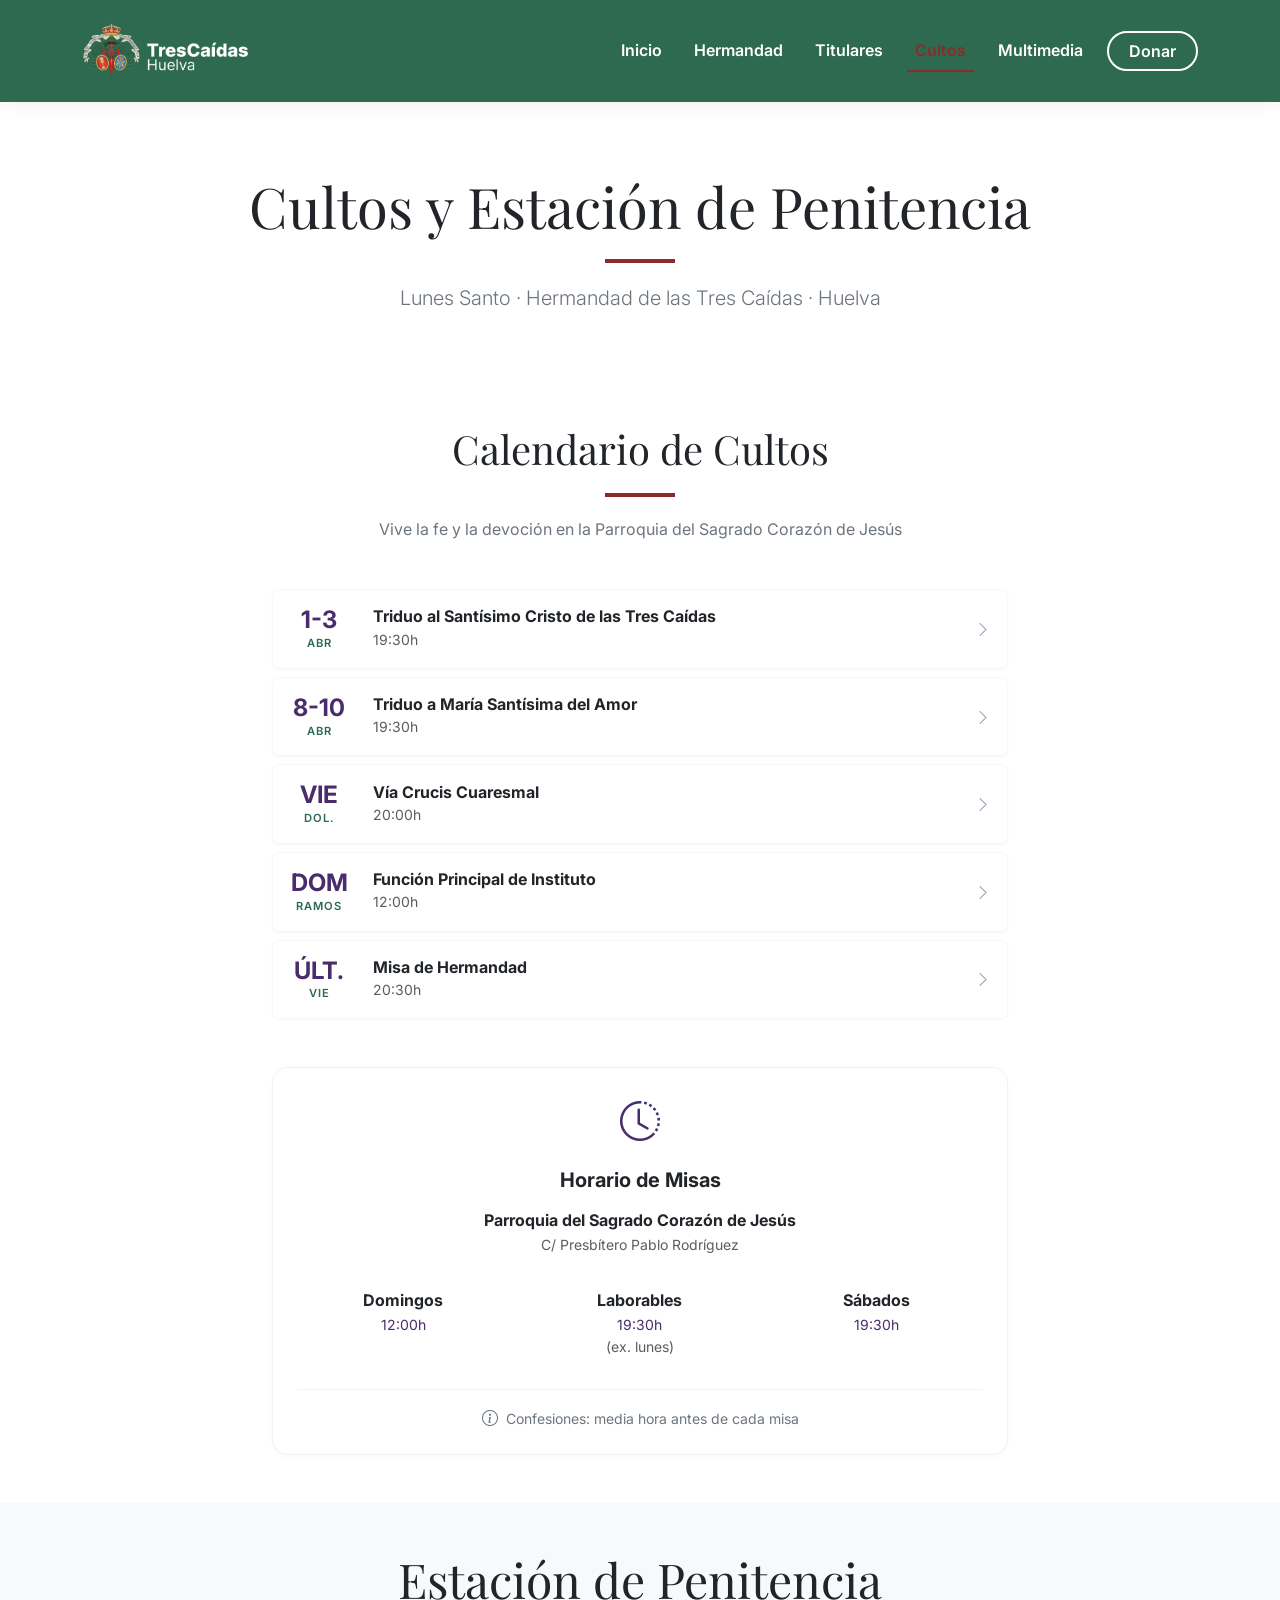
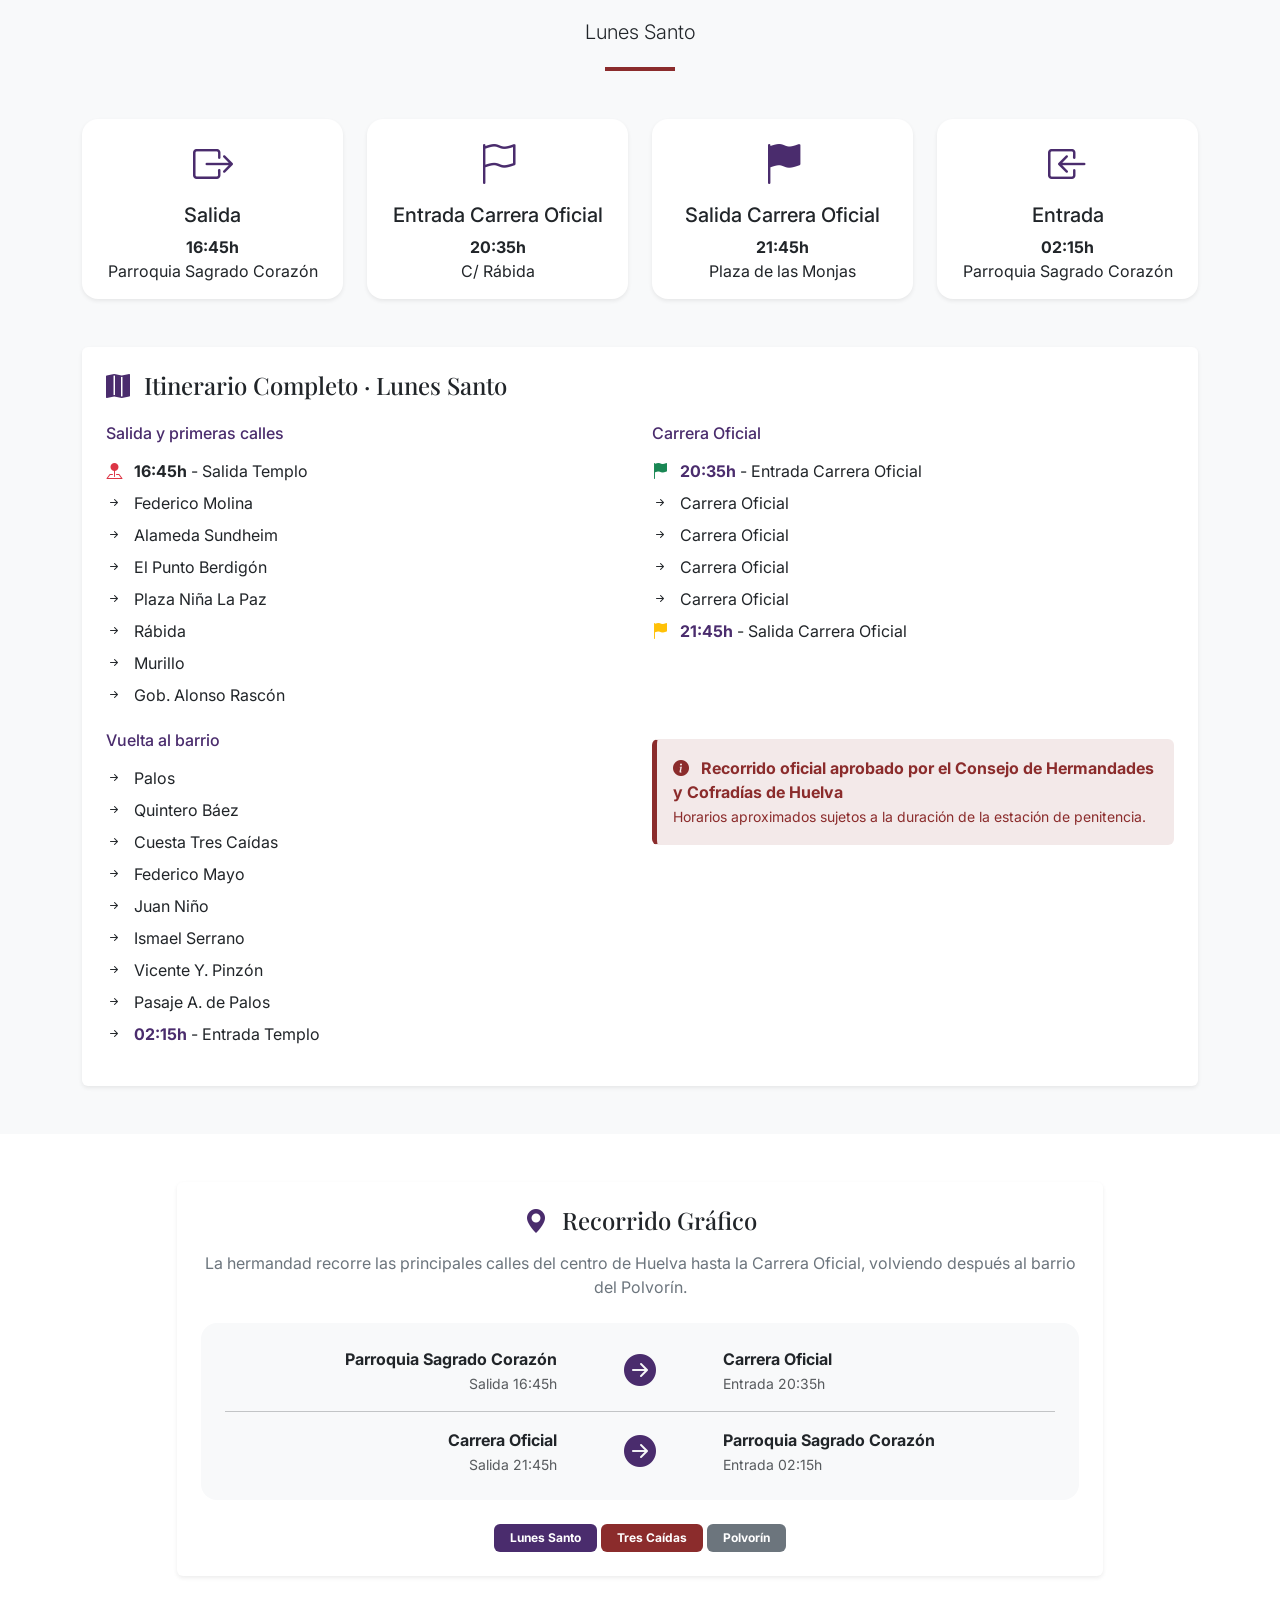
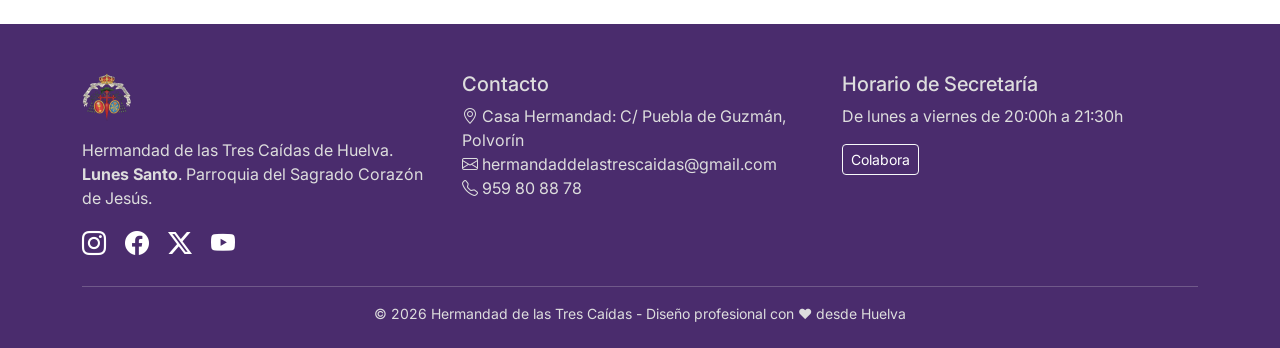
<file: cultos.html>
<!DOCTYPE html>
<html lang="es">

<head>
    <meta charset="UTF-8">
    <meta name="viewport" content="width=device-width, initial-scale=1.0">
    <title>Cultos | Tres Caídas</title>
    <!-- Bootstrap 5 CSS + Icons + Google Fonts -->
    <link href="https://cdn.jsdelivr.net/npm/bootstrap@5.3.2/dist/css/bootstrap.min.css" rel="stylesheet">
    <link rel="stylesheet" href="https://cdn.jsdelivr.net/npm/bootstrap-icons@1.11.3/font/bootstrap-icons.min.css">
    <link
        href="https://fonts.googleapis.com/css2?family=Inter:opsz,wght@14..32,300;14..32,400;14..32,600;14..32,700&family=Playfair+Display:wght@400;500;600;700&display=swap"
        rel="stylesheet">
    <!-- Custom CSS -->
    <link rel="stylesheet" href="css/custom.css">
    <link rel="icon" href="img/favicon.ico">
</head>

<body>

    <!-- NAVBAR -->
    <nav class="navbar navbar-expand-lg fixed-top py-3">
        <div class="container">
            <a class="navbar-brand" href="index.html">
                <img src="img/escudo.png" alt="Escudo Tres Caídas" height="60">
            </a>
            <button class="navbar-toggler" type="button" data-bs-toggle="collapse" data-bs-target="#navbarMain">
                <span class="navbar-toggler-icon"></span>
            </button>
            <div class="collapse navbar-collapse" id="navbarMain">
                <ul class="navbar-nav ms-auto mb-2 mb-lg-0 gap-3">
                    <li class="nav-item"><a class="nav-link" href="index.html">Inicio</a></li>
                    <li class="nav-item"><a class="nav-link" href="hermandad.html">Hermandad</a></li>
                    <li class="nav-item"><a class="nav-link" href="titulares.html">Titulares</a></li>
                    <li class="nav-item"><a class="nav-link active" href="cultos.html">Cultos</a></li>
                    <li class="nav-item"><a class="nav-link" href="multimedia.html">Multimedia</a></li>
                </ul>
                <a href="#" class="btn btn-outline-custom ms-lg-3" data-bs-toggle="modal"
                    data-bs-target="#donarModal">Donar</a>
            </div>
        </div>
    </nav>

    <!-- HEADER -->
    <section class="page-header py-5 mt-5">
        <div class="container text-center">
            <h1 class="playfair display-4">Cultos y Estación de Penitencia</h1>
            <div class="divider"></div>
            <p class="lead text-secondary">Lunes Santo · Hermandad de las Tres Caídas · Huelva</p>
        </div>
    </section>

    <!-- CALENDARIO DE CULTOS - MINIMALISTA -->
    <div class="container my-5">
        <div class="row justify-content-center">
            <div class="col-lg-8">
                <div class="text-center mb-5">
                    <h2 class="playfair display-6 mb-3">Calendario de Cultos</h2>
                    <div class="divider"></div>
                    <p class="text-secondary">Vive la fe y la devoción en la Parroquia del Sagrado Corazón de Jesús</p>
                </div>

                <!-- Cultos internos - lista minimalista -->
                <div class="cultos-list mb-5">
                    <div class="culto-card d-flex align-items-center p-3 mb-2 rounded-3">
                        <div class="culto-fecha text-center me-4">
                            <span class="dia">1-3</span>
                            <span class="mes">ABR</span>
                        </div>
                        <div class="culto-info flex-grow-1">
                            <h3 class="h6 fw-bold mb-0">Triduo al Santísimo Cristo de las Tres Caídas</h3>
                            <small class="text-muted">19:30h</small>
                        </div>
                        <i class="bi bi-chevron-right text-primary opacity-50"></i>
                    </div>

                    <div class="culto-card d-flex align-items-center p-3 mb-2 rounded-3">
                        <div class="culto-fecha text-center me-4">
                            <span class="dia">8-10</span>
                            <span class="mes">ABR</span>
                        </div>
                        <div class="culto-info flex-grow-1">
                            <h3 class="h6 fw-bold mb-0">Triduo a María Santísima del Amor</h3>
                            <small class="text-muted">19:30h</small>
                        </div>
                        <i class="bi bi-chevron-right text-primary opacity-50"></i>
                    </div>

                    <div class="culto-card d-flex align-items-center p-3 mb-2 rounded-3">
                        <div class="culto-fecha text-center me-4">
                            <span class="dia">VIE</span>
                            <span class="mes">DOL.</span>
                        </div>
                        <div class="culto-info flex-grow-1">
                            <h3 class="h6 fw-bold mb-0">Vía Crucis Cuaresmal</h3>
                            <small class="text-muted">20:00h</small>
                        </div>
                        <i class="bi bi-chevron-right text-primary opacity-50"></i>
                    </div>

                    <div class="culto-card d-flex align-items-center p-3 mb-2 rounded-3">
                        <div class="culto-fecha text-center me-4">
                            <span class="dia">DOM</span>
                            <span class="mes">RAMOS</span>
                        </div>
                        <div class="culto-info flex-grow-1">
                            <h3 class="h6 fw-bold mb-0">Función Principal de Instituto</h3>
                            <small class="text-muted">12:00h</small>
                        </div>
                        <i class="bi bi-chevron-right text-primary opacity-50"></i>
                    </div>

                    <div class="culto-card d-flex align-items-center p-3 mb-2 rounded-3">
                        <div class="culto-fecha text-center me-4">
                            <span class="dia">ÚLT.</span>
                            <span class="mes">VIE</span>
                        </div>
                        <div class="culto-info flex-grow-1">
                            <h3 class="h6 fw-bold mb-0">Misa de Hermandad</h3>
                            <small class="text-muted">20:30h</small>
                        </div>
                        <i class="bi bi-chevron-right text-primary opacity-50"></i>
                    </div>
                </div>

                <!-- Horario de misas - tarjeta minimalista -->
                <div class="misas-card p-4 rounded-4 text-center">
                    <i class="bi bi-clock-history fs-1 mb-3 d-block text-primary"></i>
                    <h3 class="h5 fw-bold mb-3">Horario de Misas</h3>
                    <p class="mb-2"><strong>Parroquia del Sagrado Corazón de Jesús</strong><br>
                        <span class="small text-muted">C/ Presbítero Pablo Rodríguez</span>
                    </p>

                    <div class="row mt-4">
                        <div class="col-4">
                            <div class="horario-simple">
                                <span class="d-block fw-bold">Domingos</span>
                                <small class="text-primary">12:00h</small>
                            </div>
                        </div>
                        <div class="col-4">
                            <div class="horario-simple">
                                <span class="d-block fw-bold">Laborables</span>
                                <small class="text-primary">19:30h</small>
                                <small class="d-block text-muted">(ex. lunes)</small>
                            </div>
                        </div>
                        <div class="col-4">
                            <div class="horario-simple">
                                <span class="d-block fw-bold">Sábados</span>
                                <small class="text-primary">19:30h</small>
                            </div>
                        </div>
                    </div>

                    <div class="confesiones-mini mt-4 pt-3 border-top">
                        <i class="bi bi-info-circle me-1 text-secondary"></i>
                        <small class="text-secondary">Confesiones: media hora antes de cada misa</small>
                    </div>
                </div>
            </div>
        </div>
    </div>

    <!-- ESTACIÓN DE PENITENCIA - LUNES SANTO -->
    <section class="py-5 bg-light">
        <div class="container">
            <div class="text-center mb-5">
                <h2 class="playfair display-5">Estación de Penitencia</h2>
                <p class="lead">Lunes Santo</p>
                <div class="divider"></div>
            </div>

            <!-- Horario resumen -->
            <div class="row g-4 mb-5">
                <div class="col-md-3">
                    <div class="text-center p-3 bg-white rounded-4 shadow-sm">
                        <i class="bi bi-box-arrow-right fs-1 text-primary"></i>
                        <h4 class="h5 mt-2">Salida</h4>
                        <p class="mb-0"><strong>16:45h</strong><br>Parroquia Sagrado Corazón</p>
                    </div>
                </div>
                <div class="col-md-3">
                    <div class="text-center p-3 bg-white rounded-4 shadow-sm">
                        <i class="bi bi-flag fs-1 text-primary"></i>
                        <h4 class="h5 mt-2">Entrada Carrera Oficial</h4>
                        <p class="mb-0"><strong>20:35h</strong><br>C/ Rábida</p>
                    </div>
                </div>
                <div class="col-md-3">
                    <div class="text-center p-3 bg-white rounded-4 shadow-sm">
                        <i class="bi bi-flag-fill fs-1 text-primary"></i>
                        <h4 class="h5 mt-2">Salida Carrera Oficial</h4>
                        <p class="mb-0"><strong>21:45h</strong><br>Plaza de las Monjas</p>
                    </div>
                </div>
                <div class="col-md-3">
                    <div class="text-center p-3 bg-white rounded-4 shadow-sm">
                        <i class="bi bi-box-arrow-in-left fs-1 text-primary"></i>
                        <h4 class="h5 mt-2">Entrada</h4>
                        <p class="mb-0"><strong>02:15h</strong><br>Parroquia Sagrado Corazón</p>
                    </div>
                </div>
            </div>

            <!-- Itinerario completo -->
            <div class="row g-4">
                <div class="col-lg-12">
                    <div class="card border-0 shadow-sm">
                        <div class="card-body p-4">
                            <h3 class="playfair h4 mb-4">
                                <i class="bi bi-map-fill text-primary me-2"></i>
                                Itinerario Completo · Lunes Santo
                            </h3>

                            <div class="row">
                                <div class="col-md-6">
                                    <h4 class="h6 text-primary mb-3">Salida y primeras calles</h4>
                                    <ul class="list-unstyled mb-4">
                                        <li class="mb-2"><i class="bi bi-pin-map-fill me-2 text-danger"></i>
                                            <strong>16:45h</strong> - Salida Templo
                                        </li>
                                        <li class="mb-2"><i class="bi bi-arrow-right-short me-2"></i> Federico Molina
                                        </li>
                                        <li class="mb-2"><i class="bi bi-arrow-right-short me-2"></i> Alameda Sundheim
                                        </li>
                                        <li class="mb-2"><i class="bi bi-arrow-right-short me-2"></i> El Punto Berdigón
                                        </li>
                                        <li class="mb-2"><i class="bi bi-arrow-right-short me-2"></i> Plaza Niña La Paz
                                        </li>
                                        <li class="mb-2"><i class="bi bi-arrow-right-short me-2"></i> Rábida</li>
                                        <li class="mb-2"><i class="bi bi-arrow-right-short me-2"></i> Murillo</li>
                                        <li class="mb-2"><i class="bi bi-arrow-right-short me-2"></i> Gob. Alonso Rascón
                                        </li>
                                    </ul>
                                </div>
                                <div class="col-md-6">
                                    <h4 class="h6 text-primary mb-3">Carrera Oficial</h4>
                                    <ul class="list-unstyled mb-4">
                                        <li class="mb-2"><i class="bi bi-flag-fill me-2 text-success"></i> <strong
                                                class="text-primary">20:35h</strong> - Entrada Carrera Oficial</li>
                                        <li class="mb-2"><i class="bi bi-arrow-right-short me-2"></i> Carrera Oficial
                                        </li>
                                        <li class="mb-2"><i class="bi bi-arrow-right-short me-2"></i> Carrera Oficial
                                        </li>
                                        <li class="mb-2"><i class="bi bi-arrow-right-short me-2"></i> Carrera Oficial
                                        </li>
                                        <li class="mb-2"><i class="bi bi-arrow-right-short me-2"></i> Carrera Oficial
                                        </li>
                                        <li class="mb-2"><i class="bi bi-flag-fill me-2 text-warning"></i> <strong
                                                class="text-primary">21:45h</strong> - Salida Carrera Oficial</li>
                                    </ul>
                                </div>
                            </div>

                            <div class="row">
                                <div class="col-md-6">
                                    <h4 class="h6 text-primary mb-3">Vuelta al barrio</h4>
                                    <ul class="list-unstyled">
                                        <li class="mb-2"><i class="bi bi-arrow-right-short me-2"></i> Palos</li>
                                        <li class="mb-2"><i class="bi bi-arrow-right-short me-2"></i> Quintero Báez</li>
                                        <li class="mb-2"><i class="bi bi-arrow-right-short me-2"></i> Cuesta Tres Caídas
                                        </li>
                                        <li class="mb-2"><i class="bi bi-arrow-right-short me-2"></i> Federico Mayo</li>
                                        <li class="mb-2"><i class="bi bi-arrow-right-short me-2"></i> Juan Niño</li>
                                        <li class="mb-2"><i class="bi bi-arrow-right-short me-2"></i> Ismael Serrano
                                        </li>
                                        <li class="mb-2"><i class="bi bi-arrow-right-short me-2"></i> Vicente Y. Pinzón
                                        </li>
                                        <li class="mb-2"><i class="bi bi-arrow-right-short me-2"></i> Pasaje A. de Palos
                                        </li>
                                        <li class="mb-2"><i class="bi bi-arrow-right-short me-2"></i> <strong
                                                class="text-primary">02:15h</strong> - Entrada Templo</li>
                                    </ul>
                                </div>
                                <div class="col-md-6">
                                    <div class="alert alert-accent mt-2">
                                        <i class="bi bi-info-circle-fill me-2"></i>
                                        <strong>Recorrido oficial aprobado por el Consejo de Hermandades y Cofradías de
                                            Huelva</strong>
                                        <br><small>Horarios aproximados sujetos a la duración de la estación de
                                            penitencia.</small>
                                    </div>
                                </div>
                            </div>
                        </div>
                    </div>
                </div>
            </div>
        </div>
    </section>

    <!-- MAPA ILUSTRATIVO -->
    <div class="container my-5">
        <div class="row justify-content-center">
            <div class="col-lg-10">
                <div class="card border-0 shadow-sm">
                    <div class="card-body p-4 text-center">
                        <h3 class="playfair h4 mb-3">
                            <i class="bi bi-geo-alt-fill text-primary me-2"></i>
                            Recorrido Gráfico
                        </h3>
                        <p class="text-secondary mb-4">La hermandad recorre las principales calles del centro de Huelva
                            hasta la Carrera Oficial, volviendo después al barrio del Polvorín.</p>

                        <!-- Mapa de texto representativo -->
                        <div class="bg-light rounded-4 p-4">
                            <div class="row align-items-center">
                                <div class="col-md-5 text-end">
                                    <strong>Parroquia Sagrado Corazón</strong><br>
                                    <small class="text-muted">Salida 16:45h</small>
                                </div>
                                <div class="col-md-2 text-center">
                                    <i class="bi bi-arrow-right-circle-fill fs-2 text-primary"></i>
                                </div>
                                <div class="col-md-5 text-start">
                                    <strong>Carrera Oficial</strong><br>
                                    <small class="text-muted">Entrada 20:35h</small>
                                </div>
                            </div>
                            <hr>
                            <div class="row align-items-center">
                                <div class="col-md-5 text-end">
                                    <strong>Carrera Oficial</strong><br>
                                    <small class="text-muted">Salida 21:45h</small>
                                </div>
                                <div class="col-md-2 text-center">
                                    <i class="bi bi-arrow-right-circle-fill fs-2 text-primary"></i>
                                </div>
                                <div class="col-md-5 text-start">
                                    <strong>Parroquia Sagrado Corazón</strong><br>
                                    <small class="text-muted">Entrada 02:15h</small>
                                </div>
                            </div>
                        </div>

                        <div class="mt-4">
                            <span class="badge bg-primary px-3 py-2">Lunes Santo</span>
                            <span class="badge bg-accent px-3 py-2">Tres Caídas</span>
                            <span class="badge bg-secondary px-3 py-2">Polvorín</span>
                        </div>
                    </div>
                </div>
            </div>
        </div>
    </div>

    <!-- FOOTER -->
    <footer class="footer-custom pt-5 pb-4">
        <div class="container">
            <div class="row gy-4">
                <div class="col-md-4">
                    <img src="img/logo.png" alt="Logo Tres Caídas" height="50" class="mb-3">
                    <p>Hermandad de las Tres Caídas de Huelva. <strong>Lunes Santo</strong>. Parroquia del Sagrado
                        Corazón de Jesús.</p>
                    <div class="social-icons">
                        <a href="https://www.instagram.com/hdadtrescaidashuelva/" target="_blank"><i
                                class="bi bi-instagram"></i></a>
                        <a href="#"><i class="bi bi-facebook"></i></a>
                        <a href="#"><i class="bi bi-twitter-x"></i></a>
                        <a href="#"><i class="bi bi-youtube"></i></a>
                    </div>
                </div>
                <div class="col-md-4">
                    <h5>Contacto</h5>
                    <ul class="list-unstyled">
                        <li><i class="bi bi-geo-alt"></i> Casa Hermandad: C/ Puebla de Guzmán, Polvorín</li>
                        <li><i class="bi bi-envelope"></i> hermandaddelastrescaidas@gmail.com</li>
                        <li><i class="bi bi-telephone"></i> 959 80 88 78</li>
                    </ul>
                </div>
                <div class="col-md-4">
                    <h5>Horario de Secretaría</h5>
                    <p>De lunes a viernes de 20:00h a 21:30h</p>
                    <a href="#" class="btn btn-outline-light btn-sm" data-bs-toggle="modal"
                        data-bs-target="#donarModal">Colabora</a>
                </div>
            </div>
            <hr class="mt-4 opacity-25">
            <div class="text-center small">© 2026 Hermandad de las Tres Caídas - Diseño profesional con ❤️ desde Huelva
            </div>
        </div>
    </footer>

    <!-- MODAL DONACIÓN -->
    <div class="modal fade" id="donarModal" tabindex="-1">
        <div class="modal-dialog">
            <div class="modal-content">
                <div class="modal-header bg-primary text-white">
                    <h5 class="modal-title">Apoya nuestra labor</h5>
                    <button type="button" class="btn-close btn-close-white" data-bs-dismiss="modal"></button>
                </div>
                <div class="modal-body">
                    <p>Tu colaboración ayuda a mantener el culto, las obras sociales y el patrimonio de la Hermandad.
                    </p>
                    <div class="input-group mb-3">
                        <span class="input-group-text">€</span>
                        <input type="number" class="form-control" placeholder="Cantidad">
                        <button class="btn btn-primary" type="button">Donar</button>
                    </div>
                    <small>Transferencia: ES12 1234 5678 9012 3456 7890 (Concepto: Donación)</small>
                </div>
            </div>
        </div>
    </div>

    <script src="https://cdn.jsdelivr.net/npm/bootstrap@5.3.2/dist/js/bootstrap.bundle.min.js"></script>
    <script src="js/main.js"></script>
</body>

</html>
</file>
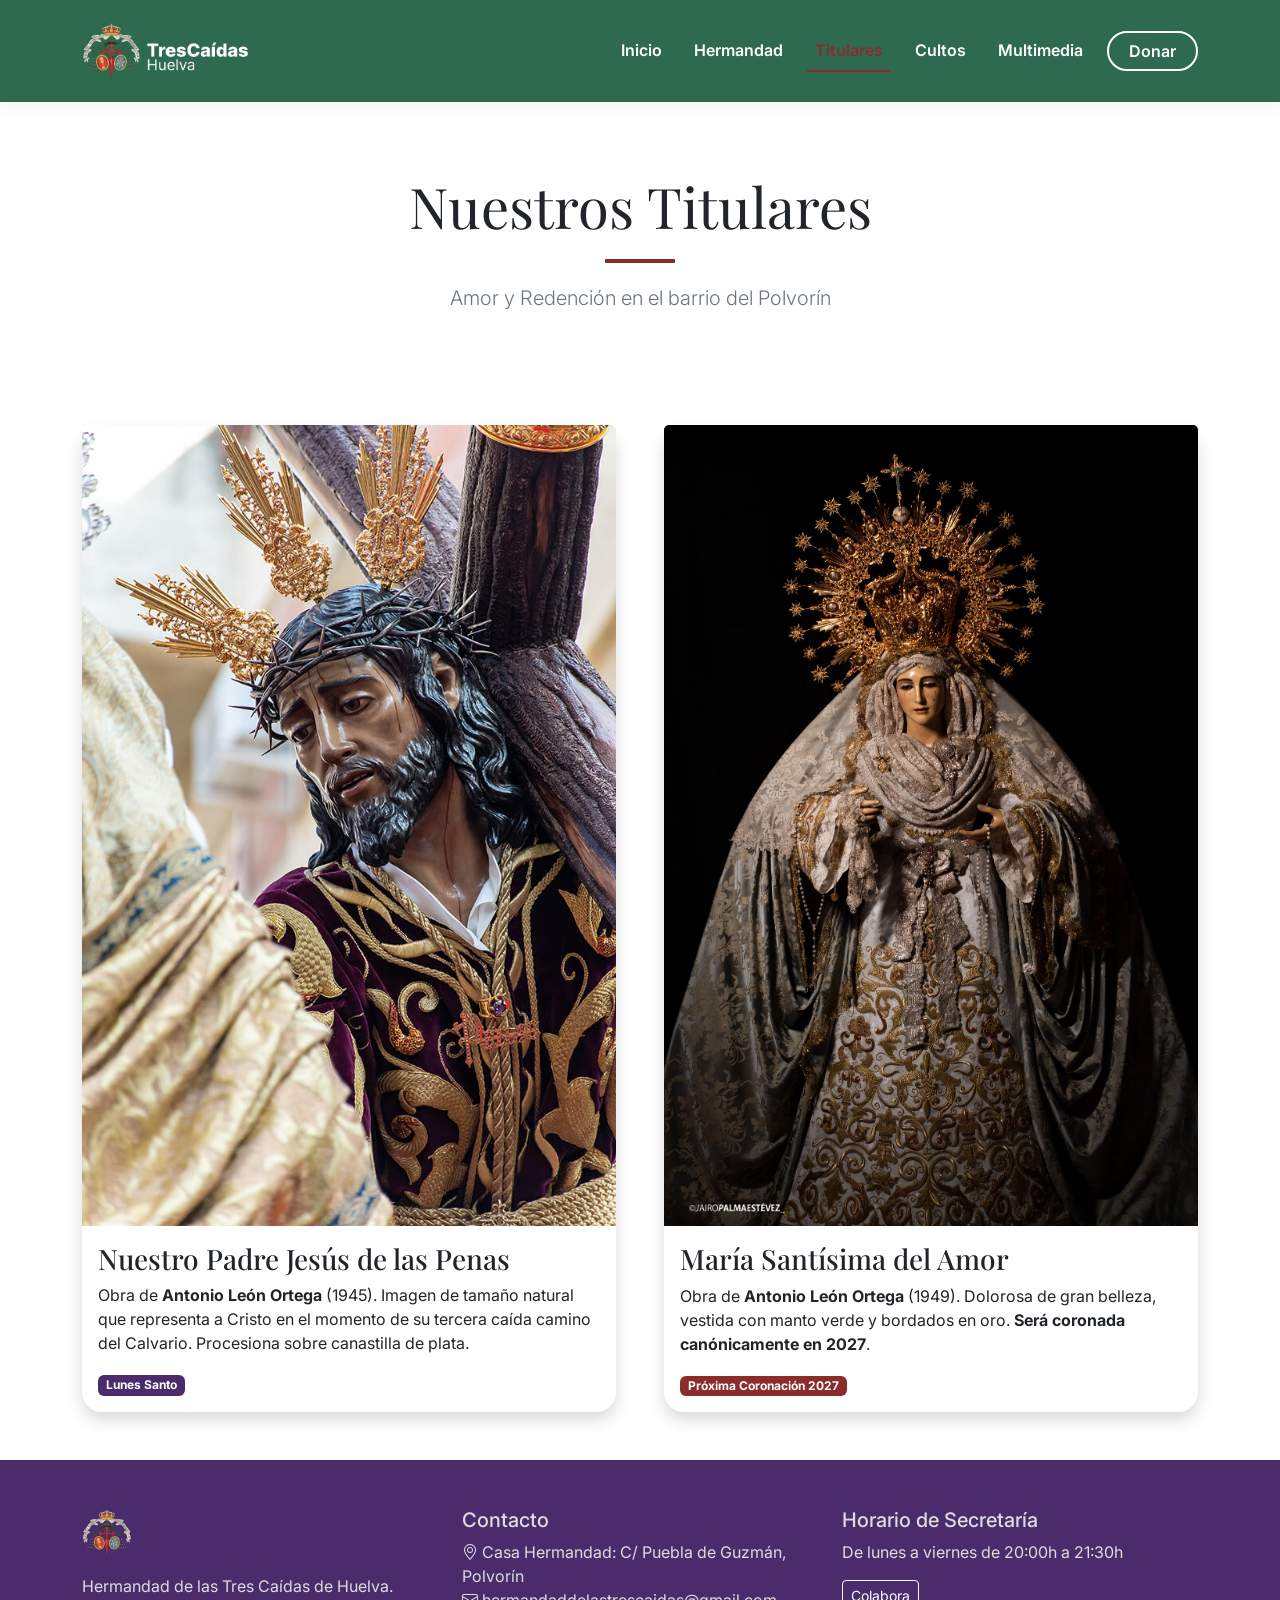
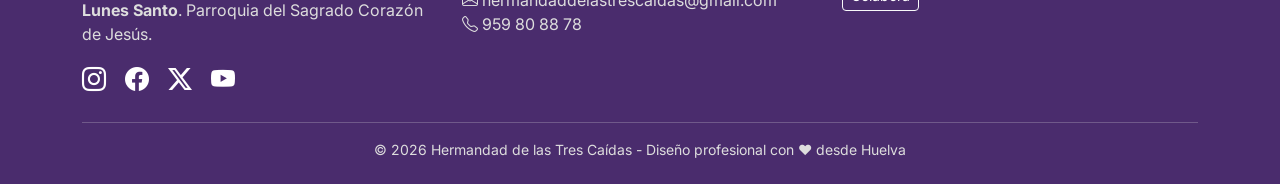
<file: titulares.html>
<!DOCTYPE html>
<html lang="es">

<head>
    <meta charset="UTF-8">
    <meta name="viewport" content="width=device-width, initial-scale=1.0">
    <title>Titulares | Tres Caídas</title>
    <!-- Bootstrap 5 CSS + Icons + Google Fonts -->
    <link href="https://cdn.jsdelivr.net/npm/bootstrap@5.3.2/dist/css/bootstrap.min.css" rel="stylesheet">
    <link rel="stylesheet" href="https://cdn.jsdelivr.net/npm/bootstrap-icons@1.11.3/font/bootstrap-icons.min.css">
    <link
        href="https://fonts.googleapis.com/css2?family=Inter:opsz,wght@14..32,300;14..32,400;14..32,600;14..32,700&family=Playfair+Display:wght@400;500;600;700&display=swap"
        rel="stylesheet">
    <!-- Custom CSS -->
    <link rel="stylesheet" href="css/custom.css">
    <link rel="icon" href="img/favicon.ico">
</head>

<body>

    <!-- NAVBAR -->
    <nav class="navbar navbar-expand-lg fixed-top py-3">
        <div class="container">
            <a class="navbar-brand" href="index.html">
                <img src="img/escudo.png" alt="Escudo Tres Caídas" height="60">
            </a>
            <button class="navbar-toggler" type="button" data-bs-toggle="collapse" data-bs-target="#navbarMain">
                <span class="navbar-toggler-icon"></span>
            </button>
            <div class="collapse navbar-collapse" id="navbarMain">
                <ul class="navbar-nav ms-auto mb-2 mb-lg-0 gap-3">
                    <li class="nav-item"><a class="nav-link" href="index.html">Inicio</a></li>
                    <li class="nav-item"><a class="nav-link" href="hermandad.html">Hermandad</a></li>
                    <li class="nav-item"><a class="nav-link active" href="titulares.html">Titulares</a></li>
                    <li class="nav-item"><a class="nav-link" href="cultos.html">Cultos</a></li>
                    <li class="nav-item"><a class="nav-link" href="multimedia.html">Multimedia</a></li>
                </ul>
                <a href="#" class="btn btn-outline-custom ms-lg-3" data-bs-toggle="modal"
                    data-bs-target="#donarModal">Donar</a>
            </div>
        </div>
    </nav>

    <!-- HEADER -->
    <section class="page-header py-5 mt-5">
        <div class="container text-center">
            <h1 class="playfair display-4">Nuestros Titulares</h1>
            <div class="divider"></div>
            <p class="lead text-secondary">Amor y Redención en el barrio del Polvorín</p>
        </div>
    </section>

    <div class="container my-5">
        <div class="row g-5">
            <!-- Cristo de las Tres Caídas -->
            <div class="col-md-6">
                <div class="card h-100 border-0 shadow hover-card">
                    <img src="img/cristo.jpg" class="card-img-top" alt="Cristo de las Tres Caídas">
                    <div class="card-body">
                        <h3 class="playfair">Nuestro Padre Jesús de las Penas</h3>
                        <p>Obra de <strong>Antonio León Ortega</strong> (1945). Imagen de tamaño natural que representa
                            a Cristo en el
                            momento de su tercera caída camino del Calvario. Procesiona sobre canastilla de plata.</p>
                        <div class="badge bg-primary">Lunes Santo</div>
                    </div>
                </div>
            </div>

            <!-- María Santísima del Amor -->
            <div class="col-md-6">
                <div class="card h-100 border-0 shadow hover-card">
                    <img src="img/virgen.jpg" class="card-img-top" alt="María Santísima del Amor">
                    <div class="card-body">
                        <h3 class="playfair">María Santísima del Amor</h3>
                        <p>Obra de <strong>Antonio León Ortega</strong> (1949). Dolorosa de gran belleza, vestida con
                            manto verde y bordados
                            en oro. <strong>Será coronada canónicamente en 2027</strong>.</p>
                        <div class="badge bg-accent">Próxima Coronación 2027</div>
                    </div>
                </div>
            </div>
        </div>
    </div>

    <!-- FOOTER -->
    <footer class="footer-custom pt-5 pb-4">
        <div class="container">
            <div class="row gy-4">
                <div class="col-md-4">
                    <img src="img/logo.png" alt="Logo Tres Caídas" height="50" class="mb-3">
                    <p>Hermandad de las Tres Caídas de Huelva. <strong>Lunes Santo</strong>. Parroquia del Sagrado
                        Corazón de Jesús.</p>
                    <div class="social-icons">
                        <a href="https://www.instagram.com/hdadtrescaidashuelva/" target="_blank"><i
                                class="bi bi-instagram"></i></a>
                        <a href="#"><i class="bi bi-facebook"></i></a>
                        <a href="#"><i class="bi bi-twitter-x"></i></a>
                        <a href="#"><i class="bi bi-youtube"></i></a>
                    </div>
                </div>
                <div class="col-md-4">
                    <h5>Contacto</h5>
                    <ul class="list-unstyled">
                        <li><i class="bi bi-geo-alt"></i> Casa Hermandad: C/ Puebla de Guzmán, Polvorín</li>
                        <li><i class="bi bi-envelope"></i> hermandaddelastrescaidas@gmail.com</li>
                        <li><i class="bi bi-telephone"></i> 959 80 88 78</li>
                    </ul>
                </div>
                <div class="col-md-4">
                    <h5>Horario de Secretaría</h5>
                    <p>De lunes a viernes de 20:00h a 21:30h</p>
                    <a href="#" class="btn btn-outline-light btn-sm" data-bs-toggle="modal"
                        data-bs-target="#donarModal">Colabora</a>
                </div>
            </div>
            <hr class="mt-4 opacity-25">
            <div class="text-center small">© 2026 Hermandad de las Tres Caídas - Diseño profesional con ❤️ desde Huelva
            </div>
        </div>
    </footer>

    <!-- MODAL DONACIÓN -->
    <div class="modal fade" id="donarModal" tabindex="-1">
        <div class="modal-dialog">
            <div class="modal-content">
                <div class="modal-header bg-primary text-white">
                    <h5 class="modal-title">Apoya nuestra labor</h5>
                    <button type="button" class="btn-close btn-close-white" data-bs-dismiss="modal"></button>
                </div>
                <div class="modal-body">
                    <p>Tu colaboración ayuda a mantener el culto, las obras sociales y el patrimonio de la Hermandad.
                    </p>
                    <div class="input-group mb-3">
                        <span class="input-group-text">€</span>
                        <input type="number" class="form-control" placeholder="Cantidad">
                        <button class="btn btn-primary" type="button">Donar</button>
                    </div>
                    <small>Transferencia: ES12 1234 5678 9012 3456 7890 (Concepto: Donación)</small>
                </div>
            </div>
        </div>
    </div>

    <script src="https://cdn.jsdelivr.net/npm/bootstrap@5.3.2/dist/js/bootstrap.bundle.min.js"></script>
    <script src="js/main.js"></script>
</body>

</html>
</file>
<file: css/custom.css>
/* ============================================
   VARIABLES Y RESET
   ============================================ */
:root {
    --morado: #4a2c6d;
    --verde: #2d6a4f;
    --verde-claro: #40916c;
    --burdeos: #8b2c2c;
    --gris-claro: #f8f9fa;
    --texto-oscuro: #212529;
}

body {
    font-family: 'Inter', sans-serif;
    padding-top: 76px;
    color: var(--texto-oscuro);
}

.playfair {
    font-family: 'Playfair Display', serif;
}

/* ============================================
   NAVBAR
   ============================================ */
.navbar {
    background: var(--verde) !important;
    box-shadow: 0 4px 20px rgba(0, 0, 0, 0.15);
    transition: all 0.3s;
}

.navbar.py-2 {
    background: var(--verde) !important;
}

.nav-link {
    font-weight: 600;
    color: #ffffff !important;
    transition: all 0.2s ease;
}

.nav-link:hover {
    color: var(--burdeos) !important;
    transform: translateY(-2px);
}

.nav-link.active {
    color: var(--burdeos) !important;
    border-bottom: 2px solid var(--burdeos);
}

.btn-outline-custom {
    border: 2px solid #ffffff;
    color: #ffffff;
    border-radius: 30px;
    padding: 6px 20px;
    font-weight: 600;
    transition: all 0.3s;
    background: transparent;
}

.btn-outline-custom:hover {
    background: var(--burdeos);
    border-color: var(--burdeos);
    color: #ffffff;
    transform: translateY(-2px);
    box-shadow: 0 4px 12px rgba(0, 0, 0, 0.2);
}

.navbar-toggler {
    border-color: #ffffff;
    background-color: rgba(255, 255, 255, 0.1);
}

.navbar-toggler-icon {
    background-image: url("data:image/svg+xml,%3csvg xmlns='http://www.w3.org/2000/svg' viewBox='0 0 30 30'%3e%3cpath stroke='%23ffffff' stroke-linecap='round' stroke-miterlimit='10' stroke-width='2' d='M4 7h22M4 15h22M4 23h22'/%3e%3c/svg%3e");
}

@media (max-width: 991.98px) {
    .navbar-collapse {
        background: var(--verde);
        padding: 20px;
        border-radius: 16px;
        margin-top: 10px;
    }

    .nav-link.active {
        border-bottom: none;
        background: var(--burdeos);
        color: white !important;
        border-radius: 20px;
        padding: 8px 16px;
    }

    .btn-outline-custom {
        display: inline-block;
        margin-top: 10px;
        text-align: center;
    }
}

/* ============================================
   HERO SECTION
   ============================================ */
.hero-parallax {
    position: relative;
    height: 100vh;
    overflow: hidden;
}

.parallax-bg {
    position: absolute;
    top: 0;
    left: 0;
    width: 100%;
    height: 130%;
    background-image: url('../img/estacion2.jpg');
    background-size: cover;
    background-position: center;
    background-attachment: fixed;
    transform: translateY(-10%);
}

.hero-image-bg {
    position: absolute;
    top: 0;
    left: 0;
    width: 100%;
    height: 100%;
    background-size: cover;
    background-position: center;
    background-repeat: no-repeat;
    opacity: 0.75;
    z-index: 1;
}

.hero-content {
    position: relative;
    z-index: 2;
}

.hero-title-white {
    color: #ffffff !important;
    text-shadow: 3px 3px 12px rgba(0, 0, 0, 0.7);
    letter-spacing: 2px;
    margin-bottom: 0.5rem;
}

.hero-subtitle-enhanced {
    color: #ffffff !important;
    font-weight: 500;
    display: inline-block;
    padding: 0.5rem 1.5rem;
    background: rgba(0, 0, 0, 0.45);
    backdrop-filter: blur(4px);
    border-radius: 40px;
    text-shadow: 1px 1px 3px rgba(0, 0, 0, 0.5);
    margin-bottom: 1.5rem;
}

.hero-content .btn-primary {
    background: var(--burdeos);
    border-color: var(--burdeos);
    font-weight: 600;
    padding: 12px 28px;
    transition: all 0.3s ease;
    box-shadow: 0 4px 15px rgba(0, 0, 0, 0.3);
}

.hero-content .btn-primary:hover {
    background: var(--morado);
    border-color: var(--morado);
    transform: translateY(-3px);
    box-shadow: 0 6px 20px rgba(0, 0, 0, 0.4);
}

.hero-content .btn-outline-light {
    border-width: 2px;
    font-weight: 600;
    padding: 12px 28px;
    transition: all 0.3s ease;
    background: rgba(0, 0, 0, 0.2);
    backdrop-filter: blur(2px);
}

.hero-content .btn-outline-light:hover {
    background: rgba(255, 255, 255, 0.25);
    transform: translateY(-3px);
    box-shadow: 0 6px 20px rgba(0, 0, 0, 0.3);
}

/* ============================================
   REPRODUCTOR DE AUDIO
   ============================================ */
.audio-player-custom {
    background: rgba(45, 106, 79, 0.1);
    border-radius: 20px;
    padding: 1rem;
}

.audio-progress-container {
    width: 100%;
    height: 6px;
    background-color: rgba(0, 0, 0, 0.15);
    border-radius: 10px;
    cursor: pointer;
    margin-bottom: 1rem;
    position: relative;
}

.audio-progress-bar {
    width: 0%;
    height: 100%;
    background: linear-gradient(90deg, var(--verde), var(--burdeos));
    border-radius: 10px;
    position: relative;
    transition: width 0.1s linear;
}

.audio-progress-bar::after {
    content: '';
    position: absolute;
    right: -6px;
    top: 50%;
    transform: translateY(-50%);
    width: 12px;
    height: 12px;
    background: var(--burdeos);
    border-radius: 50%;
    box-shadow: 0 0 5px rgba(0, 0, 0, 0.3);
    opacity: 0;
    transition: opacity 0.2s;
}

.audio-progress-container:hover .audio-progress-bar::after {
    opacity: 1;
}

.audio-controls {
    display: flex;
    align-items: center;
    gap: 0.75rem;
    flex-wrap: wrap;
}

.audio-btn {
    background: var(--verde);
    border: none;
    color: white;
    padding: 8px 16px;
    border-radius: 40px;
    cursor: pointer;
    transition: all 0.2s ease;
    display: inline-flex;
    align-items: center;
    gap: 6px;
    font-size: 0.85rem;
    font-weight: 500;
}

.audio-btn:hover {
    background: var(--burdeos);
    transform: translateY(-2px);
}

.audio-play-btn {
    background: var(--burdeos);
    padding: 10px 20px;
}

.audio-play-btn:hover {
    background: var(--morado);
}

.audio-time {
    font-family: 'Inter', monospace;
    font-size: 0.85rem;
    font-weight: 600;
    color: var(--texto-oscuro);
    background: rgba(0, 0, 0, 0.05);
    padding: 4px 8px;
    border-radius: 8px;
}

.audio-time-sep {
    color: var(--verde);
    font-weight: bold;
}

.audio-volume-container {
    display: flex;
    align-items: center;
    gap: 8px;
    background: rgba(0, 0, 0, 0.05);
    padding: 4px 12px;
    border-radius: 40px;
}

.volume-slider {
    width: 80px;
    height: 4px;
    -webkit-appearance: none;
    background: rgba(0, 0, 0, 0.2);
    border-radius: 5px;
    outline: none;
}

.volume-slider::-webkit-slider-thumb {
    -webkit-appearance: none;
    width: 12px;
    height: 12px;
    border-radius: 50%;
    background: var(--verde);
    cursor: pointer;
}

/* ============================================
   BOTONES Y COMPONENTES COMUNES
   ============================================ */
.btn-primary {
    background: var(--burdeos);
    border-color: var(--burdeos);
    font-weight: 600;
    transition: all 0.3s;
}

.btn-primary:hover {
    background: var(--morado);
    border-color: var(--morado);
    transform: translateY(-2px);
    box-shadow: 0 4px 12px rgba(74, 44, 109, 0.3);
}

.badge-accent {
    background: var(--verde);
    color: white;
    padding: 6px 14px;
    border-radius: 40px;
    font-size: 0.8rem;
}

.bg-primary,
.badge.bg-primary {
    background-color: var(--morado) !important;
}

.bg-accent {
    background-color: var(--burdeos);
}

.text-primary {
    color: var(--morado) !important;
}

.btn-link-custom {
    color: var(--burdeos);
    text-decoration: none;
    font-weight: 600;
    transition: all 0.2s;
}

.btn-link-custom:hover {
    color: var(--verde);
    letter-spacing: 0.5px;
}

.hover-card {
    transition: all 0.3s ease;
    border-radius: 20px !important;
}

.hover-card:hover {
    transform: translateY(-10px);
    box-shadow: 0 20px 30px -12px rgba(0, 0, 0, 0.2) !important;
}

.divider {
    width: 70px;
    height: 4px;
    background: var(--burdeos);
    margin: 20px auto;
}

.alert-accent {
    background: rgba(139, 44, 44, 0.1);
    border-left: 5px solid var(--burdeos);
    color: var(--burdeos);
}

/* ============================================
   PARALLAX INTERNO
   ============================================ */
.parallax-interno {
    background-attachment: fixed;
    background-size: cover;
    background-position: center;
    position: relative;
}

.parallax-overlay-dark {
    position: absolute;
    top: 0;
    left: 0;
    width: 100%;
    height: 100%;
    background: rgba(0, 0, 0, 0.65);
    z-index: 1;
}

.parallax-interno .container {
    position: relative;
    z-index: 2;
}

.parallax-interno h3,
.parallax-interno p {
    text-shadow: 2px 2px 6px rgba(0, 0, 0, 0.8);
}

.parallax-interno .lead {
    font-weight: 500;
    text-shadow: 1px 1px 4px rgba(0, 0, 0, 0.9);
}

/* ============================================
   FOOTER
   ============================================ */
.footer-custom {
    background: var(--morado);
    color: #ddd;
}

.footer-custom a {
    color: white;
    text-decoration: none;
    transition: all 0.2s;
}

.footer-custom a:hover {
    color: var(--verde-claro);
}

.social-icons a {
    font-size: 1.5rem;
    margin-right: 15px;
    transition: 0.2s;
}

.social-icons a:hover {
    color: var(--verde-claro) !important;
}

/* ============================================
   CALENDARIO DE CULTOS - MINIMALISTA
   ============================================ */

/* Tarjetas de culto */
.culto-card {
    background: white;
    transition: all 0.2s ease;
    cursor: pointer;
    border: 1px solid rgba(0, 0, 0, 0.03);
    box-shadow: 0 1px 3px rgba(0, 0, 0, 0.03);
}

.culto-card:hover {
    background: rgba(74, 44, 109, 0.02);
    border-color: rgba(74, 44, 109, 0.1);
    transform: translateX(5px);
}

/* Fechas de los cultos */
.culto-fecha {
    min-width: 60px;
}

.culto-fecha .dia {
    display: block;
    font-size: 1.5rem;
    font-weight: 700;
    line-height: 1.2;
    color: var(--morado);
}

.culto-fecha .mes {
    display: block;
    font-size: 0.7rem;
    font-weight: 600;
    letter-spacing: 1px;
    color: var(--verde);
}

/* Tarjeta de horario de misas */
.misas-card {
    background: #ffffff;
    border: 1px solid rgba(0, 0, 0, 0.05);
    box-shadow: 0 2px 8px rgba(0, 0, 0, 0.02);
}

.horario-simple {
    padding: 8px;
    border-radius: 12px;
    transition: all 0.2s ease;
}

.horario-simple:hover {
    background: rgba(45, 106, 79, 0.05);
}

.confesiones-mini {
    border-color: rgba(0, 0, 0, 0.05) !important;
}

/* Responsive para móvil */
@media (max-width: 576px) {
    .culto-card {
        flex-wrap: wrap;
    }

    .culto-fecha {
        margin-bottom: 8px;
        text-align: left;
        min-width: 80px;
    }

    .culto-fecha .dia,
    .culto-fecha .mes {
        display: inline-block;
        margin-right: 5px;
    }

    .culto-info {
        margin-bottom: 8px;
    }

    .row .col-4 {
        margin-bottom: 15px;
    }
}

/* ============================================
   RESPONSIVE
   ============================================ */
@media (max-width: 768px) {
    .hero-parallax h1 {
        font-size: 3rem;
    }

    .parallax-bg {
        background-attachment: scroll;
    }

    .hero-title-white {
        font-size: 2.8rem !important;
    }

    .hero-subtitle-enhanced {
        font-size: 1rem;
        padding: 0.4rem 1rem;
    }

    .hero-content .btn-lg {
        padding: 8px 20px;
        font-size: 0.9rem;
    }

    .hero-content .d-flex {
        flex-direction: column;
        gap: 1rem !important;
    }

    .audio-controls {
        justify-content: center;
    }

    .audio-btn {
        padding: 6px 12px;
        font-size: 0.75rem;
    }

    .volume-slider {
        width: 60px;
    }

    .culto-item {
        text-align: center;
    }

    .culto-icon {
        margin-left: auto;
        margin-right: auto;
    }

    .horario-item {
        flex-direction: column;
        text-align: center;
        gap: 10px;
    }

    .horario-icon {
        margin-left: auto;
        margin-right: auto;
    }

    .badge-horario {
        display: inline-block;
        width: fit-content;
    }
}
</file>
